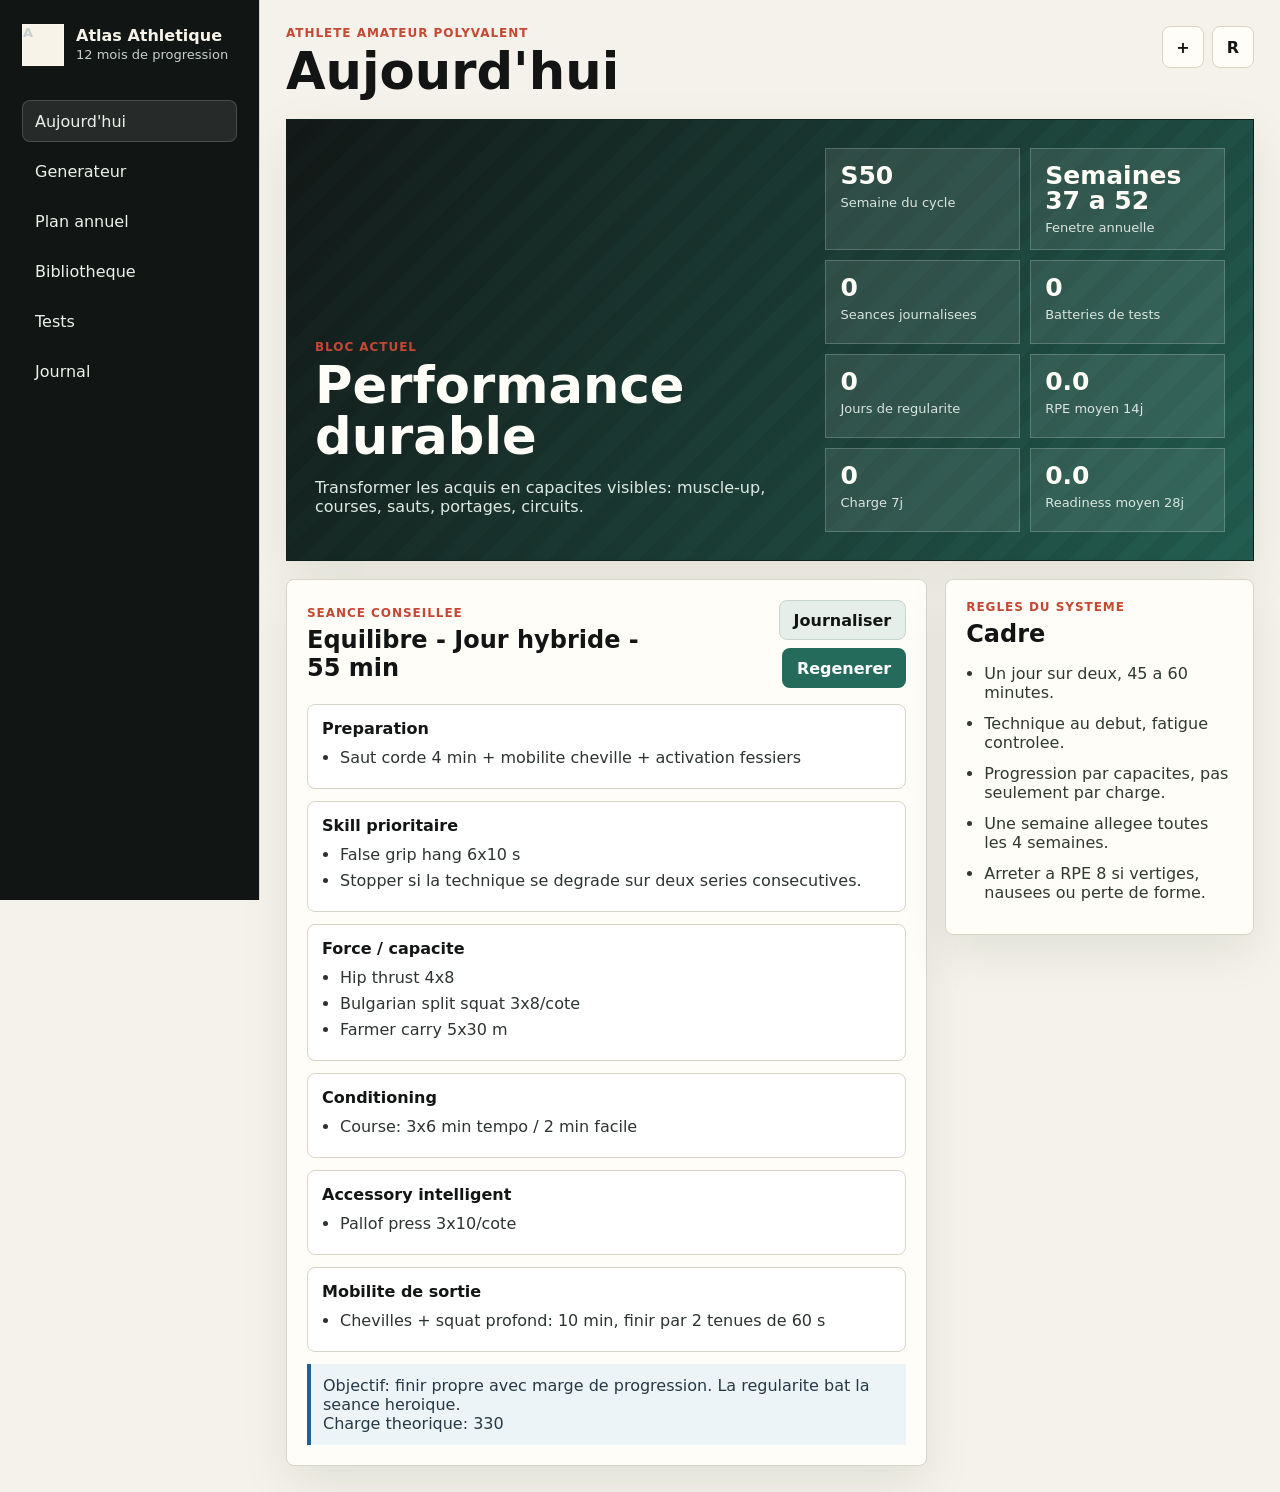
<file: index.html>
<!doctype html>
<html lang="fr">
  <head>
    <meta charset="utf-8">
    <meta name="viewport" content="width=device-width, initial-scale=1, viewport-fit=cover">
    <meta name="theme-color" content="#111514">
    <meta name="description" content="Systeme annuel de developpement athletique polyvalent.">
    <title>Atlas Athletique</title>
    <link rel="manifest" href="manifest.webmanifest">
    <link rel="stylesheet" href="styles.css">
  </head>
  <body>
    <div class="app-shell">
      <aside class="sidebar" aria-label="Navigation principale">
        <div class="brand">
          <span class="brand-mark" aria-hidden="true">A</span>
          <div>
            <strong>Atlas Athletique</strong>
            <span>12 mois de progression</span>
          </div>
        </div>
        <nav class="nav" id="nav">
          <button class="nav-item active" data-view="today" type="button">Aujourd'hui</button>
          <button class="nav-item" data-view="generator" type="button">Generateur</button>
          <button class="nav-item" data-view="roadmap" type="button">Plan annuel</button>
          <button class="nav-item" data-view="library" type="button">Bibliotheque</button>
          <button class="nav-item" data-view="tests" type="button">Tests</button>
          <button class="nav-item" data-view="logbook" type="button">Journal</button>
        </nav>
      </aside>

      <main class="main">
        <header class="topbar">
          <div>
            <p class="eyebrow">Athlete amateur polyvalent</p>
            <h1 id="pageTitle">Aujourd'hui</h1>
          </div>
          <div class="top-actions">
            <button class="icon-btn" id="installBtn" type="button" title="Installer l'app" aria-label="Installer l'app">+</button>
            <button class="icon-btn" id="resetBtn" type="button" title="Reinitialiser les donnees" aria-label="Reinitialiser les donnees">R</button>
          </div>
        </header>

        <section class="view active" id="today">
          <div class="hero-panel">
            <div class="hero-copy">
              <p class="eyebrow">Bloc actuel</p>
              <h2 id="blockName">Construction generale</h2>
              <p id="blockIntent">Force relative, base cardio et controle technique.</p>
            </div>
            <div class="hero-metrics" id="heroMetrics"></div>
          </div>

          <div class="two-col">
            <section class="panel">
              <div class="panel-head">
              <div>
                <p class="eyebrow">Seance conseillee</p>
                <h2 id="dailyTitle">Jour A</h2>
              </div>
              <div class="button-row">
                <button class="secondary-btn" id="dailySave" type="button">Journaliser</button>
                <button class="primary-btn" id="dailyGenerate" type="button">Regenerer</button>
              </div>
              </div>
              <div id="dailySession" class="session"></div>
            </section>

            <section class="panel compact">
              <div class="panel-head">
                <div>
                  <p class="eyebrow">Regles du systeme</p>
                  <h2>Cadre</h2>
                </div>
              </div>
              <ul class="rule-list">
                <li>Un jour sur deux, 45 a 60 minutes.</li>
                <li>Technique au debut, fatigue controlee.</li>
                <li>Progression par capacites, pas seulement par charge.</li>
                <li>Une semaine allegee toutes les 4 semaines.</li>
                <li>Arreter a RPE 8 si vertiges, nausees ou perte de forme.</li>
              </ul>
            </section>
          </div>
        </section>

        <section class="view" id="generator">
          <section class="panel">
            <div class="panel-head">
              <div>
                <p class="eyebrow">Creation de seance</p>
                <h2>Parametres</h2>
              </div>
              <button class="primary-btn" id="makeSession" type="button">Creer</button>
            </div>
            <form class="control-grid" id="sessionForm">
              <label>
                Objectif
                <select id="focusSelect">
                  <option value="balanced">Equilibre</option>
                  <option value="muscleup">Muscle-up</option>
                  <option value="engine">Cardio</option>
                  <option value="power">Explosivite</option>
                  <option value="strength">Force relative</option>
                  <option value="mobility">Mobilite</option>
                </select>
              </label>
              <label>
                Duree
                <select id="durationSelect">
                  <option value="45">45 min</option>
                  <option value="55" selected>55 min</option>
                  <option value="65">65 min</option>
                </select>
              </label>
              <label>
                Intensite
                <select id="intensitySelect">
                  <option value="easy">Technique facile</option>
                  <option value="normal" selected>Normale</option>
                  <option value="hard">Challenge propre</option>
                </select>
              </label>
              <label>
                Materiel dominant
                <select id="equipmentSelect">
                  <option value="full">Salle complete</option>
                  <option value="rings">Anneaux + barre</option>
                  <option value="kb">Kettlebells</option>
                  <option value="engine">Rameur / assault bike / sled</option>
                  <option value="bodyweight">Poids du corps</option>
                </select>
              </label>
              <label>
                Type de jour
                <select id="dayTypeSelect">
                  <option value="hybrid" selected>Hybride</option>
                  <option value="strength">Dominante force</option>
                  <option value="engine">Dominante cardio</option>
                  <option value="skill">Dominante skill</option>
                  <option value="recovery">Recuperation active</option>
                </select>
              </label>
              <label>
                Contrainte
                <select id="constraintSelect">
                  <option value="none" selected>Aucune</option>
                  <option value="lowimpact">Bas impact articulaire</option>
                  <option value="shoulder">Epaule sensible</option>
                  <option value="knee">Genou sensible</option>
                  <option value="lowback">Bas du dos sensible</option>
                </select>
              </label>
            </form>
          </section>
          <section class="panel">
            <div class="panel-head">
              <div>
                <p class="eyebrow">Resultat</p>
                <h2 id="generatedTitle">Seance personnalisee</h2>
              </div>
              <button class="secondary-btn" id="saveGenerated" type="button">Journaliser</button>
            </div>
            <div id="generatedSession" class="session"></div>
          </section>
        </section>

        <section class="view" id="roadmap">
          <div class="timeline" id="timeline"></div>
          <section class="panel">
            <div class="panel-head">
              <div>
                <p class="eyebrow">Semaine type</p>
                <h2>Un jour sur deux</h2>
              </div>
            </div>
            <div class="week-grid" id="weekGrid"></div>
          </section>
          <section class="panel">
            <div class="panel-head">
              <div>
                <p class="eyebrow">Objectifs mesurables</p>
                <h2>Jalons</h2>
              </div>
            </div>
            <div class="milestones" id="milestones"></div>
          </section>
        </section>

        <section class="view" id="library">
          <section class="panel">
            <div class="panel-head">
              <div>
                <p class="eyebrow">Exercices et methodes</p>
                <h2>Bibliotheque</h2>
              </div>
            </div>
            <div class="filters" id="libraryFilters"></div>
            <div class="exercise-grid" id="exerciseGrid"></div>
          </section>
        </section>

        <section class="view" id="tests">
          <section class="panel">
            <div class="panel-head">
              <div>
                <p class="eyebrow">Toutes les 4 semaines</p>
                <h2>Batterie de tests</h2>
              </div>
              <button class="primary-btn" id="saveTests" type="button">Sauver</button>
            </div>
            <div class="test-grid" id="testGrid"></div>
          </section>
          <section class="panel">
            <div class="panel-head">
              <div>
                <p class="eyebrow">Lecture</p>
                <h2>Progression</h2>
              </div>
            </div>
            <div id="testHistory" class="history"></div>
          </section>
        </section>

        <section class="view" id="logbook">
          <section class="panel">
            <div class="panel-head">
              <div>
                <p class="eyebrow">Suivi local</p>
                <h2>Journal des seances</h2>
              </div>
              <button class="secondary-btn" id="exportData" type="button">Exporter</button>
            </div>
            <div class="logbook-insights" id="logbookInsights"></div>
            <div class="logbook" id="logbookList"></div>
          </section>
        </section>
      </main>
    </div>
    <script src="app.js" defer></script>
  </body>
</html>
</file>
<file: styles.css>
:root {
  --bg: #f4f2ea;
  --ink: #121513;
  --muted: #66716b;
  --panel: #fffdf7;
  --line: #d8d4c7;
  --accent: #256b5b;
  --accent-2: #c64732;
  --accent-3: #245f91;
  --soft: #e6eee9;
  --shadow: 0 18px 50px rgba(18, 21, 19, .08);
}

* { box-sizing: border-box; }
html { scroll-behavior: smooth; }
body {
  margin: 0;
  color: var(--ink);
  background: var(--bg);
  font-family: Inter, ui-sans-serif, system-ui, -apple-system, BlinkMacSystemFont, "Segoe UI", sans-serif;
  letter-spacing: 0;
}

button, select, input, textarea { font: inherit; }
button { cursor: pointer; }

.app-shell {
  min-height: 100vh;
  display: grid;
  grid-template-columns: 260px minmax(0, 1fr);
}

.sidebar {
  position: sticky;
  top: 0;
  height: 100vh;
  padding: 22px;
  border-right: 1px solid var(--line);
  background: #111514;
  color: #f7f3e8;
}

.brand {
  display: flex;
  gap: 12px;
  align-items: center;
  margin-bottom: 34px;
}

.brand-mark {
  width: 42px;
  height: 42px;
  display: grid;
  place-items: center;
  border: 1px solid rgba(255,255,255,.22);
  background: #f7f3e8;
  color: #111514;
  font-weight: 900;
}

.brand strong, .brand span { display: block; }
.brand span { color: #c9d0cb; font-size: 13px; margin-top: 2px; }

.nav {
  display: grid;
  gap: 8px;
}

.nav-item {
  width: 100%;
  min-height: 42px;
  padding: 10px 12px;
  border: 1px solid transparent;
  border-radius: 8px;
  color: #edf0ea;
  background: transparent;
  text-align: left;
}

.nav-item:hover, .nav-item.active {
  background: rgba(255,255,255,.09);
  border-color: rgba(255,255,255,.16);
}

.main {
  padding: 26px;
  min-width: 0;
}

.topbar {
  display: flex;
  justify-content: space-between;
  align-items: flex-start;
  gap: 18px;
  margin-bottom: 22px;
}

.topbar h1, .hero-copy h2, .panel h2 {
  margin: 0;
  letter-spacing: 0;
}

.topbar h1 { font-size: clamp(30px, 4vw, 52px); line-height: 1; }
.eyebrow {
  margin: 0 0 6px;
  color: var(--accent-2);
  font-size: 12px;
  font-weight: 800;
  text-transform: uppercase;
  letter-spacing: .08em;
}

.top-actions { display: flex; gap: 8px; }
.button-row { display: flex; gap: 8px; flex-wrap: wrap; justify-content: flex-end; }
.icon-btn {
  width: 42px;
  height: 42px;
  border: 1px solid var(--line);
  border-radius: 8px;
  background: var(--panel);
  color: var(--ink);
  font-weight: 900;
}

.view { display: none; }
.view.active { display: grid; gap: 18px; }

.hero-panel {
  min-height: 210px;
  display: grid;
  grid-template-columns: minmax(0, 1.1fr) minmax(280px, .9fr);
  gap: 22px;
  align-items: end;
  padding: 28px;
  border: 1px solid #0f211d;
  background:
    linear-gradient(120deg, rgba(17,21,20,.88), rgba(37,107,91,.75)),
    repeating-linear-gradient(135deg, #203a35 0 16px, #172522 16px 32px);
  color: #fffdf7;
  box-shadow: var(--shadow);
}

.hero-copy h2 { font-size: clamp(28px, 4vw, 52px); line-height: 1; }
.hero-copy p:last-child { max-width: 620px; color: #dfe9e2; }
.hero-metrics {
  display: grid;
  grid-template-columns: repeat(2, minmax(0, 1fr));
  gap: 10px;
}

.metric {
  min-height: 84px;
  padding: 14px;
  border: 1px solid rgba(255,255,255,.2);
  background: rgba(255,255,255,.09);
}
.metric strong { display: block; font-size: 25px; line-height: 1; }
.metric span { display: block; margin-top: 7px; color: #dbe4de; font-size: 13px; }

.two-col {
  display: grid;
  grid-template-columns: minmax(0, 1.35fr) minmax(280px, .65fr);
  gap: 18px;
}

.panel {
  padding: 20px;
  border: 1px solid var(--line);
  border-radius: 8px;
  background: var(--panel);
  box-shadow: var(--shadow);
}

.panel.compact { align-self: start; }
.panel-head {
  display: flex;
  justify-content: space-between;
  align-items: center;
  gap: 16px;
  margin-bottom: 16px;
}

.primary-btn, .secondary-btn {
  min-height: 40px;
  padding: 9px 14px;
  border-radius: 8px;
  border: 1px solid transparent;
  font-weight: 800;
}
.primary-btn { color: #fff; background: var(--accent); }
.secondary-btn { color: var(--ink); background: var(--soft); border-color: #c7d6cd; }

.session { display: grid; gap: 12px; }
.session-block {
  padding: 14px;
  border: 1px solid var(--line);
  border-radius: 8px;
  background: #ffffff;
}
.session-block h3 {
  margin: 0 0 10px;
  font-size: 16px;
}
.session-block ul { margin: 0; padding-left: 18px; }
.session-block li { margin: 7px 0; color: #2d342f; }
.session-note {
  padding: 12px;
  border-left: 4px solid var(--accent-3);
  background: #edf4f8;
  color: #263844;
}

.rule-list { margin: 0; padding-left: 18px; color: #2f3832; }
.rule-list li { margin: 12px 0; }

.control-grid {
  display: grid;
  grid-template-columns: repeat(4, minmax(0, 1fr));
  gap: 12px;
}
label {
    grid-template-columns: repeat(3, minmax(0, 1fr));
  gap: 7px;
  color: var(--muted);
  font-size: 13px;
  font-weight: 800;
}
select, input, textarea {
  width: 100%;
  min-height: 42px;
  border: 1px solid var(--line);
  border-radius: 8px;
  padding: 9px 10px;
  background: #fff;
  color: var(--ink);
}
textarea { min-height: 90px; resize: vertical; }

.timeline {
  display: grid;
  grid-template-columns: repeat(4, minmax(0, 1fr));
  gap: 14px;
}
.week-grid {
  display: grid;
  grid-template-columns: repeat(4, minmax(0, 1fr));
  gap: 12px;
}
.week-day {
  padding: 14px;
  border: 1px solid var(--line);
  border-radius: 8px;
  background: #fff;
}
.week-day h3 { margin: 0 0 8px; font-size: 16px; }
.week-day p { margin: 0; color: var(--muted); }
.phase {
  padding: 18px;
  border: 1px solid var(--line);
  border-radius: 8px;
  background: var(--panel);
}
.phase.current { border-color: var(--accent); box-shadow: inset 0 0 0 2px rgba(37,107,91,.15); }
.phase h2 { margin: 0 0 8px; font-size: 19px; }
.phase p { color: var(--muted); }
.phase ul { padding-left: 18px; margin-bottom: 0; }

.milestones, .history, .logbook { display: grid; gap: 10px; }
.milestone, .history-row, .log-row {
  display: grid;
  grid-template-columns: minmax(0, 1fr) auto;
  gap: 12px;
  align-items: center;
  padding: 12px;
  border: 1px solid var(--line);
  border-radius: 8px;
  background: #fff;
}
.tag {
  display: inline-flex;
  align-items: center;
  min-height: 26px;
  padding: 4px 8px;
  border-radius: 999px;
  background: var(--soft);
  color: #244238;
  font-size: 12px;
  font-weight: 800;
}

.filters {
  display: flex;
  gap: 8px;
  overflow-x: auto;
  padding-bottom: 8px;
  margin-bottom: 12px;
}
.filter-btn {
  flex: 0 0 auto;
  min-height: 36px;
  border: 1px solid var(--line);
  border-radius: 999px;
  padding: 7px 12px;
  background: #fff;
}
.filter-btn.active { background: #111514; color: #fff; border-color: #111514; }

.exercise-grid {
  display: grid;
  grid-template-columns: repeat(3, minmax(0, 1fr));
  gap: 12px;
}
.exercise-card {
  min-height: 190px;
  padding: 14px;
  border: 1px solid var(--line);
  border-radius: 8px;
  background: #fff;
}
.exercise-card h3 { margin: 0 0 8px; font-size: 17px; }
.exercise-card p { color: var(--muted); }
.card-meta { display: flex; flex-wrap: wrap; gap: 6px; margin-top: 12px; }

.test-grid {
  display: grid;
  grid-template-columns: repeat(3, minmax(0, 1fr));
  gap: 12px;
}
  .logbook-insights {
    display: grid;
    grid-template-columns: repeat(4, minmax(0, 1fr));
    gap: 10px;
    margin-bottom: 12px;
  }

  .insight-card {
    padding: 12px;
    border: 1px solid var(--line);
    border-radius: 8px;
    background: #ffffff;
  }

  .insight-card strong {
    display: block;
    font-size: 22px;
    line-height: 1;
  }

  .insight-card span {
    display: block;
    margin-top: 6px;
    color: var(--muted);
    font-size: 12px;
    font-weight: 700;
  }
.test-card {
  padding: 14px;
  border: 1px solid var(--line);
  border-radius: 8px;
  background: #fff;
}
.test-card h3 { margin: 0 0 10px; font-size: 16px; }
.test-card p { color: var(--muted); min-height: 46px; }

.toast {
  position: fixed;
  right: 18px;
  bottom: 18px;
  max-width: calc(100vw - 36px);
  padding: 12px 14px;
  border-radius: 8px;
  background: #111514;
  color: #fff;
  box-shadow: var(--shadow);
  z-index: 10;
}

@media (max-width: 980px) {
  .app-shell { grid-template-columns: 1fr; }
  .sidebar {
    position: static;
    height: auto;
    padding: 14px;
  }
  .nav { grid-template-columns: repeat(3, minmax(0, 1fr)); }
  .nav-item { text-align: center; }
  .hero-panel, .two-col, .timeline, .week-grid { grid-template-columns: 1fr; }
  .control-grid, .exercise-grid, .test-grid, .logbook-insights { grid-template-columns: repeat(2, minmax(0, 1fr)); }
}

@media (max-width: 620px) {
  .main { padding: 14px; }
  .topbar { align-items: center; }
  .nav {
    display: flex;
    overflow-x: auto;
    padding-bottom: 4px;
  }
  .nav-item { flex: 0 0 auto; width: auto; }
  .hero-panel, .panel { padding: 15px; }
  .hero-metrics, .control-grid, .exercise-grid, .test-grid, .logbook-insights { grid-template-columns: 1fr; }
  .log-row { grid-template-columns: 1fr; }
  .panel-head { align-items: flex-start; }
  .topbar h1 { font-size: 32px; }
}
</file>
